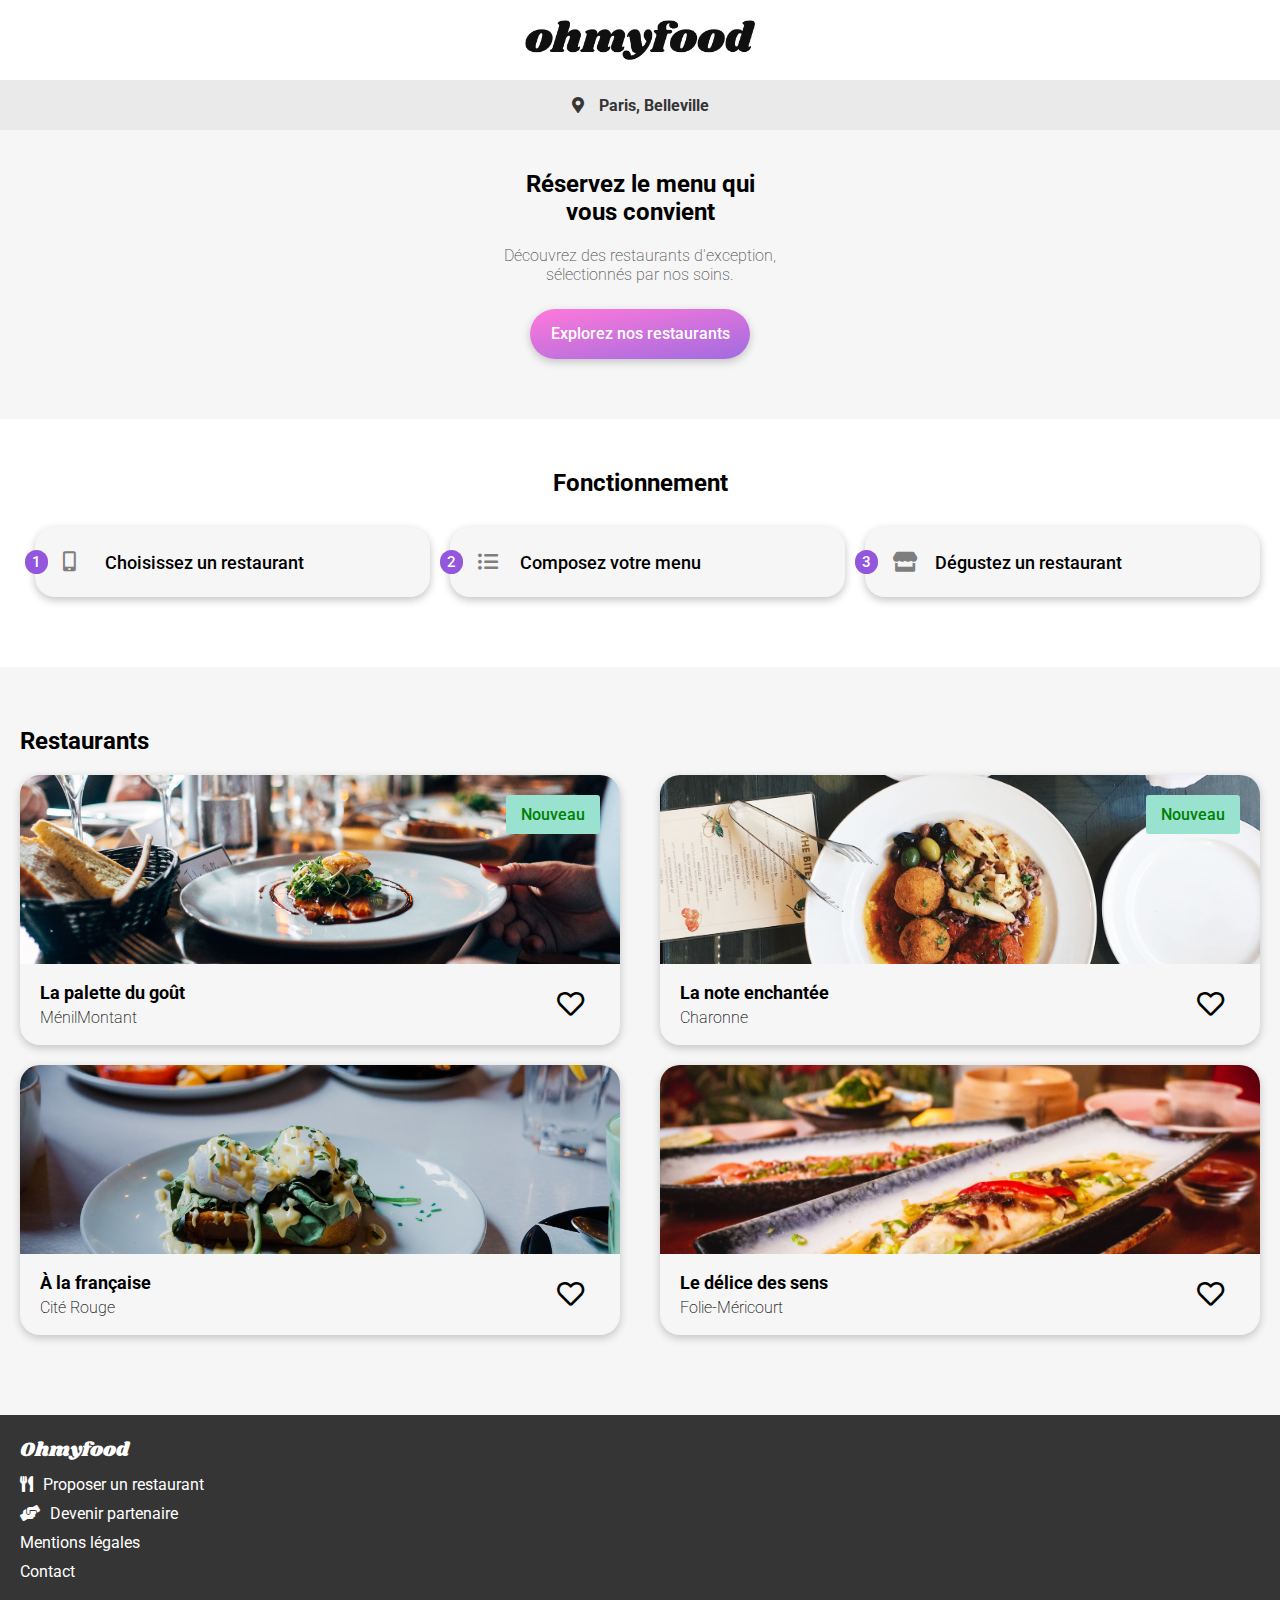
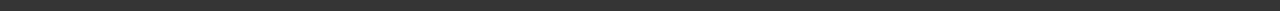
<file: index.html>
<!DOCTYPE html>
<html lang="fr">
<head>
    <meta charset="UTF-8">
    <meta http-equiv="X-UA-Compatible" content="IE=edge">
    <meta name="viewport" content="width=device-width, initial-scale=1.0">
    <title>Ohmyfood!</title>
    
    <!--****** Stylesheet ******-->
    <link rel="stylesheet" href="assets/css/style.css">
    <link rel="preconnect" href="https://fonts.googleapis.com">
    <link rel="preconnect" href="https://fonts.gstatic.com" crossorigin>
    <link href="https://fonts.googleapis.com/css2?family=Roboto:wght@200;300;400;500;700&family=Shrikhand&display=swap" rel="stylesheet">
    <link rel="stylesheet" href="https://cdnjs.cloudflare.com/ajax/libs/font-awesome/5.15.4/css/all.min.css" integrity="sha512-1ycn6IcaQQ40/MKBW2W4Rhis/DbILU74C1vSrLJxCq57o941Ym01SwNsOMqvEBFlcgUa6xLiPY/NS5R+E6ztJQ==" crossorigin="anonymous" referrerpolicy="no-referrer" />
    <link rel="icon" type="image/svg" href="assets/css/images/logo/ohmyfood@2x.svg">
</head>

<body>
    <!--****** Load spinner ******-->
    <div class="loading-page flex">
        <div class="la-ball-newton-cradle la-2x">
                <div></div>
                <div></div>
                <div></div>
                <div></div>
        </div>
    </div>

    <!--****** Header ******-->
    <header class="header_homepage">
        <img src="assets/css/images/logo/ohmyfood.png" alt="logo">
    </header>
    
    <!--****** Main ******-->
    <main>
        <!--****** Location bar ******-->
        <div class="location flex">
            <p><i class="fas fa-map-marker-alt"></i>Paris, Belleville</p>
        </div>
        <!--****** Presentation section ******-->
        <section class="presentation flex"> 
            <h1>Réservez le menu qui <br> vous convient</h1>
            <p>Découvrez des restaurants d'exception,<br> sélectionnés par nos soins.</p>
            <a href="#restaurants" class="btn-pink flex">Explorez nos restaurants</a>
        </section>
        <!--****** Functioning section ******-->
        <section class="functioning flex">
            <h2>Fonctionnement</h2>
            <div class="functioning_list flex">
                <a class="btn-fnct flex"><div class="circle flex">1</div><i class="fas fa-mobile-alt icon"></i><span>Choisissez un restaurant</span></a>
                <a class="btn-fnct flex"><div class="circle flex">2</div><i class="fas fa-list-ul icon"></i><span>Composez votre menu</span></a>
                <a class="btn-fnct flex"><div class="circle flex">3</div><i class="fas fa-store icon"></i><span>Dégustez un restaurant</span></a>
            </div>
        </section>
        <!--****** Restaurants section ******-->
        <section class="restaurants flex" id="restaurants">
            <h2>Restaurants</h2>
                <div class="restaurants_list">
                    <a href="la_palette_du_gout.html">
                        <figure>
                            <div class="new">Nouveau</div>
                            <img src="assets/css/images/restaurants/jay-wennington-N_Y88TWmGwA-unsplash.jpg" alt="">
                            <figcaption>
                                <div class="description flex">
                                <h3>La palette du goût</h3>
                                <p>MénilMontant</p>
                                </div>
                                <div class="iconFavorite flex"><i class="far fa-heart emptyHeart"><i class="fas fa-heart fullHeart"></i></i></div>
                            </figcaption>
                        </figure>
                    </a>
                    <a href="la_note_enchantee.html">
                        <figure>
                            <div class="new">Nouveau</div>
                            <img src="assets/css/images/restaurants/stil-u2Lp8tXIcjw-unsplash.jpg" alt="">
                            <figcaption>
                                <div class="description flex">
                                <h3>La note enchantée</h3>
                                <p>Charonne</p>
                                </div>
                                <div class="iconFavorite flex"><i class="far fa-heart emptyHeart"><i class="fas fa-heart fullHeart"></i></i></div>
                            </figcaption>
                        </figure>
                    </a>
                    <a href="a_la_francaise.html">
                        <figure>
                            <img src="assets/css/images/restaurants/toa-heftiba-DQKerTsQwi0-unsplash.jpg" alt="">
                            <figcaption>
                                <div class="description flex">
                                <h3>À la française</h3>
                                <p>Cité Rouge</p>
                                </div>
                                <div class="iconFavorite flex"><i class="far fa-heart emptyHeart"><i class="fas fa-heart fullHeart"></i></i></div>
                            </figcaption>
                        </figure>
                    </a>
                    <a href="le_delice_des_sens.html">
                        <figure>
                            <img src="assets/css/images/restaurants/louis-hansel-shotsoflouis-qNBGVyOCY8Q-unsplash.jpg" alt="">
                            <figcaption>
                                <div class="description flex">
                                <h3>Le délice des sens</h3>
                                <p>Folie-Méricourt</p>
                                </div>
                                <div class="iconFavorite flex"><i class="far fa-heart emptyHeart"><i class="fas fa-heart fullHeart"></i></i></div>
                            </figcaption>
                        </figure>
                    </a>
                </div>
        </section>
    </main>
    <!--****** Footer ******-->
    <footer>
        <div class="titleFooter">Ohmyfood</div>
        <ul>
            <li><i class="fas fa-utensils"></i><a href="#">Proposer un restaurant</a></li>
            <li><i class="fas fa-hands-helping"></i><a href="#">Devenir partenaire</a></li>
            <li><a href="#">Mentions légales</a></li>
            <li><a href="mailto:contact@ohmyfood.fr">Contact</a></li>
        </ul>
    </footer>
</body>
</html>
</file>
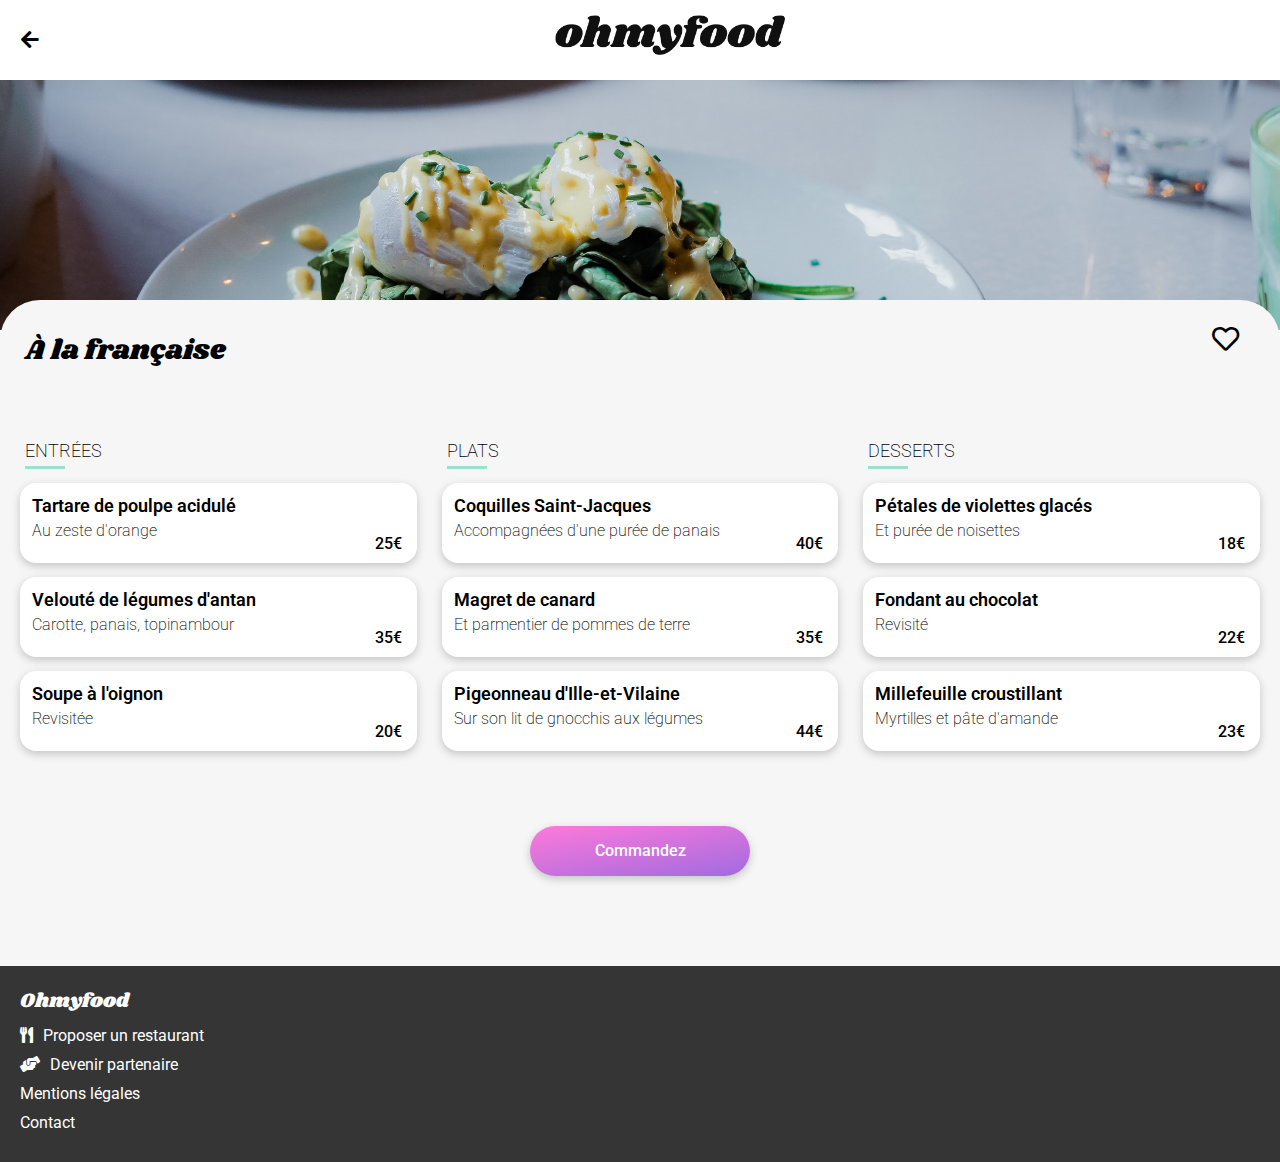
<file: a_la_francaise.html>
<!DOCTYPE html>
<html lang="fr">
<head>
    <meta charset="UTF-8">
    <meta http-equiv="X-UA-Compatible" content="IE=edge">
    <meta name="viewport" content="width=device-width, initial-scale=1.0">
    <title>Ohmyfood! - À la française</title>
    
    <!--****** Stylesheet ******-->
    <link rel="stylesheet" href="assets/css/style.css">
    <link rel="preconnect" href="https://fonts.googleapis.com">
    <link rel="preconnect" href="https://fonts.gstatic.com" crossorigin>
    <link href="https://fonts.googleapis.com/css2?family=Roboto:wght@200;300;400;500;700&family=Shrikhand&display=swap" rel="stylesheet">
    <link rel="stylesheet" href="https://cdnjs.cloudflare.com/ajax/libs/font-awesome/5.15.4/css/all.min.css" integrity="sha512-1ycn6IcaQQ40/MKBW2W4Rhis/DbILU74C1vSrLJxCq57o941Ym01SwNsOMqvEBFlcgUa6xLiPY/NS5R+E6ztJQ==" crossorigin="anonymous" referrerpolicy="no-referrer" />
    <link rel="icon" type="image/svg" href="assets/css/images/logo/ohmyfood@2x.svg">
</head>

<body>

    <!--****** Header ******-->
    <header class="header_menu">
        <a href="index.html"><i class="fas fa-arrow-left"></i></a>
        <div class="logo"><img src="assets/css/images/logo/ohmyfood.png" alt="logo"></div>
    </header>
    
    <!--****** Main ******-->
    <main>
        <div class="pictureRestaurant a_la_francaise"></div>
        <!--****** Menu section ******-->
        <section class="menu">
            <div class="nameRestaurant flex">
                <h2>À la française</h2>
                <div class="iconFavorite flex"><i class="far fa-heart emptyHeart"><i class="fas fa-heart fullHeart"></i></i></div>
            </div>
            <!--****** Submenu ******-->
            <div class="submenu-list">
                <article class="submenu">
                    <h3>Entrées</h3>
                    <div class="dishes flex">
                        <div class="dishes_text">
                            <p class="dish_name">Tartare de poulpe acidulé</p>
                            <p>Au zeste d'orange</p>
                        </div>
                        <div class="dishes_price">25€</div>
                        <div class="check__animation flex">
                            <div class="anim_icon"><i class="fas fa-check-circle"></i></div>
                        </div>
                    </div>
                    <div class="dishes flex">
                        <div class="dishes_text">
                            <p class="dish_name">Velouté de légumes d'antan</p>
                            <p>Carotte, panais, topinambour</p>
                        </div>
                        <div class="dishes_price">
                            <p>35€</p>
                        </div>
                        <div class="check__animation flex">
                            <div class="anim_icon"><i class="fas fa-check-circle"></i></div>
                        </div>
                    </div>
                    <div class="dishes flex">
                        <div class="dishes_text">
                            <p class="dish_name">Soupe à l'oignon</p>
                            <p>Revisitée</p>
                        </div>
                        <div class="dishes_price">
                            <p>20€</p>
                        </div>
                        <div class="check__animation flex">
                            <div class="anim_icon"><i class="fas fa-check-circle"></i></div>
                        </div>
                    </div>
                </article>
                <article class="submenu">
                    <h3>Plats</h3>
                    <div class="dishes flex">
                        <div class="dishes_text">
                            <p class="dish_name">Coquilles Saint-Jacques</p>
                            <p>Accompagnées d'une purée de panais</p>
                        </div>
                        <div class="dishes_price">
                            <p>40€</p>
                        </div>
                        <div class="check__animation flex">
                            <div class="anim_icon"><i class="fas fa-check-circle"></i></div>
                        </div>
                    </div>
                    <div class="dishes flex">
                        <div class="dishes_text">
                            <p class="dish_name">Magret de canard</p>
                            <p>Et parmentier de pommes de terre</p>
                        </div>
                        <div class="dishes_price">
                            <p>35€</p>
                        </div>
                        <div class="check__animation flex">
                            <div class="anim_icon"><i class="fas fa-check-circle"></i></div>
                        </div>
                    </div>
                    <div class="dishes flex">
                        <div class="dishes_text">
                            <p class="dish_name">Pigeonneau d'Ille-et-Vilaine</p>
                            <p>Sur son lit de gnocchis aux légumes</p>
                        </div>
                        <div class="dishes_price">
                            <p>44€</p>
                        </div>
                        <div class="check__animation flex">
                            <div class="anim_icon"><i class="fas fa-check-circle"></i></div>
                        </div>
                    </div>
                </article>
                <article class="submenu">
                    <h3>Desserts</h3>
                    <div class="dishes flex">
                        <div class="dishes_text">
                            <p class="dish_name">Pétales de violettes glacés</p>
                            <p>Et purée de noisettes</p>
                        </div>
                        <div class="dishes_price">
                            <p>18€</p>
                        </div>
                        <div class="check__animation flex">
                            <div class="anim_icon"><i class="fas fa-check-circle"></i></div>
                        </div>
                    </div>
                    <div class="dishes flex">
                        <div class="dishes_text">
                            <p class="dish_name">Fondant au chocolat</p>
                            <p>Revisité</p>
                        </div>
                        <div class="dishes_price">
                            <p>22€</p>
                        </div>
                        <div class="check__animation flex">
                            <div class="anim_icon"><i class="fas fa-check-circle"></i></div>
                        </div>
                    </div>
                    <div class="dishes flex">
                        <div class="dishes_text">
                            <p class="dish_name">Millefeuille croustillant</p>
                            <p>Myrtilles et pâte d'amande</p>
                        </div>
                        <div class="dishes_price">
                            <p>23€</p>
                        </div>
                        <div class="check__animation flex">
                            <div class="anim_icon"><i class="fas fa-check-circle"></i></div>
                        </div>
                    </div>
                </article>
            </div>
            <div class="btn-menu">
            <a class="btn-pink flex">Commandez</a>
            </div>
        </section>
    </main>
    <!--****** Footer ******-->
    <footer>
        <div class="titleFooter">Ohmyfood</div>
        <ul>
            <li><i class="fas fa-utensils"></i><a href="#">Proposer un restaurant</a></li>
            <li><i class="fas fa-hands-helping"></i><a href="#">Devenir partenaire</a></li>
            <li><a href="#">Mentions légales</a></li>
            <li><a href="mailto:contact@ohmyfood.fr">Contact</a></li>
        </ul>
    </footer>
</body>
</html>
</file>
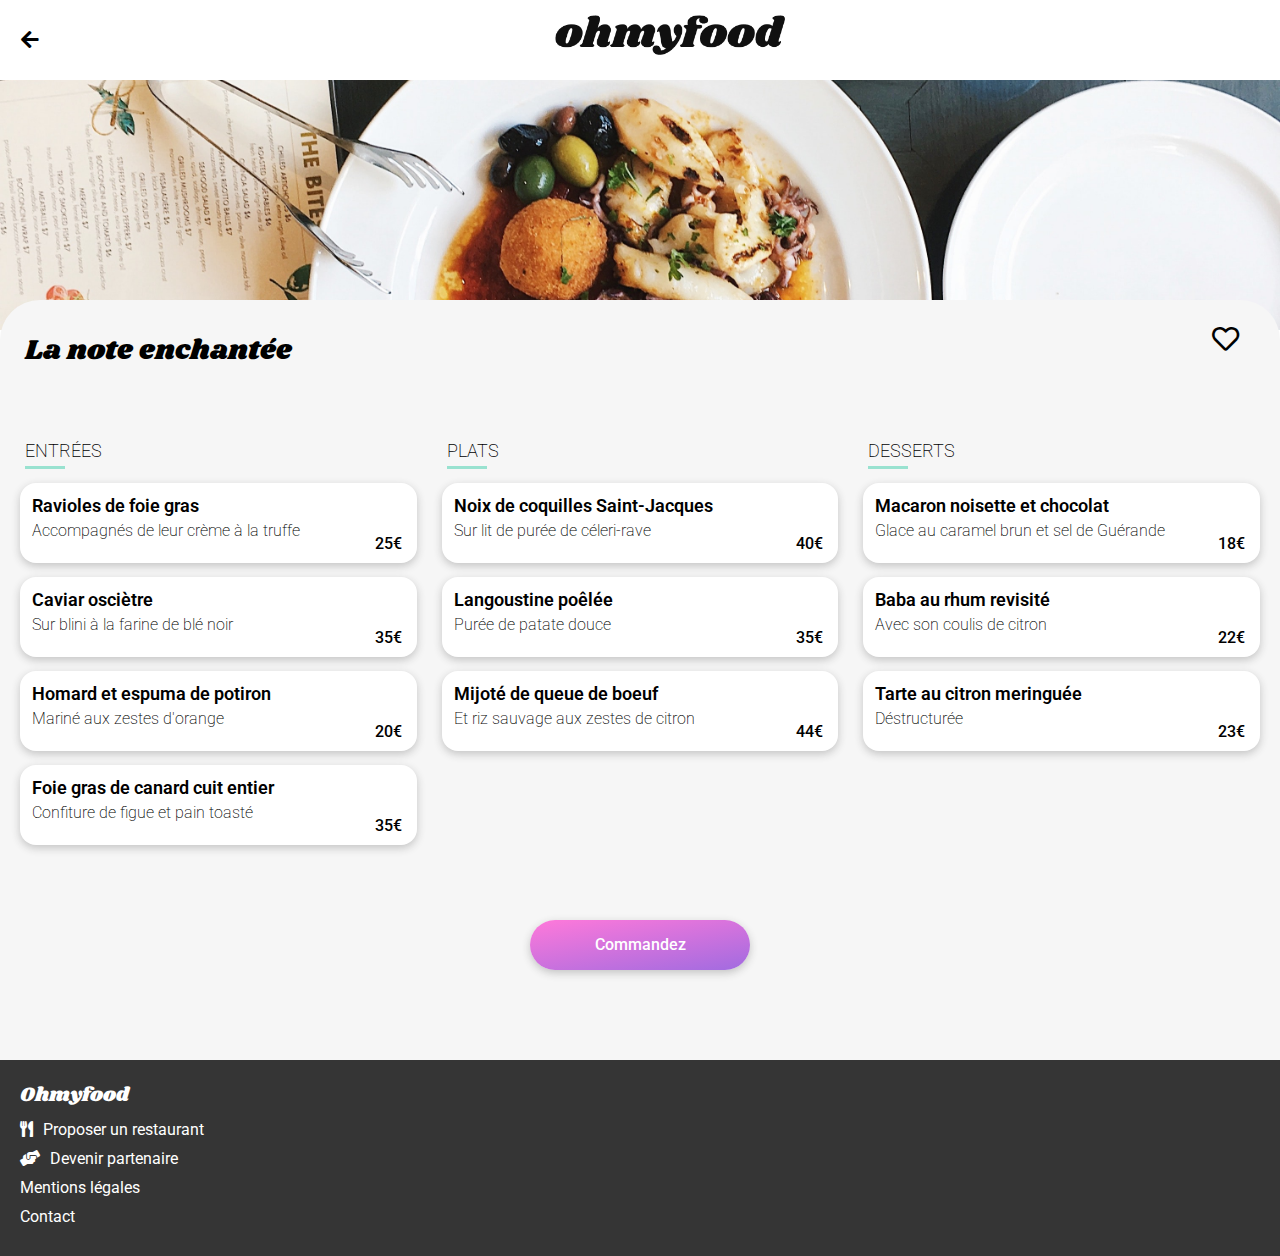
<file: la_note_enchantee.html>
<!DOCTYPE html>
<html lang="fr">
    <head>
        <meta charset="UTF-8">
        <meta http-equiv="X-UA-Compatible" content="IE=edge">
        <meta name="viewport" content="width=device-width, initial-scale=1.0">
        <title>Ohmyfood! - La note enchantée</title>
        
        <!--****** Stylesheet ******-->
        <link rel="stylesheet" href="assets/css/style.css">
        <link rel="preconnect" href="https://fonts.googleapis.com">
        <link rel="preconnect" href="https://fonts.gstatic.com" crossorigin>
        <link href="https://fonts.googleapis.com/css2?family=Roboto:wght@200;300;400;500;700&family=Shrikhand&display=swap" rel="stylesheet">
        <link rel="stylesheet" href="https://cdnjs.cloudflare.com/ajax/libs/font-awesome/5.15.4/css/all.min.css" integrity="sha512-1ycn6IcaQQ40/MKBW2W4Rhis/DbILU74C1vSrLJxCq57o941Ym01SwNsOMqvEBFlcgUa6xLiPY/NS5R+E6ztJQ==" crossorigin="anonymous" referrerpolicy="no-referrer" />
        <link rel="icon" type="image/svg" href="assets/css/images/logo/ohmyfood@2x.svg">
    </head>
<body>
    <!--****** Header ******-->
    <header class="header_menu">
        <a href="index.html"><i class="fas fa-arrow-left"></i></a>
        <div class="logo"><img src="assets/css/images/logo/ohmyfood.png" alt="logo"></div>
    </header>
    
    <!--****** Main ******-->
    <main>
        <div class="pictureRestaurant la_note_enchantee"></div>
        <!--****** Menu section ******-->
        <section class="menu">
            <div class="nameRestaurant flex">
                <h2>La note enchantée</h2>
                <div class="iconFavorite flex"><i class="far fa-heart emptyHeart"><i class="fas fa-heart fullHeart"></i></i></div>
            </div>
            <!--****** Submenu ******-->
            <div class="submenu-list">
                <article class="submenu">
                    <h3>Entrées</h3>
                    <div class="dishes flex">
                        <div class="dishes_text">
                            <p class="dish_name">Ravioles de foie gras</p>
                            <p>Accompagnés de leur crème à la truffe</p>
                        </div>
                        <div class="dishes_price">
                            <p>25€</p>
                        </div>
                        <div class="check__animation flex">
                            <div class="anim_icon"><i class="fas fa-check-circle"></i></div>
                        </div>
                    </div>
                    <div class="dishes flex">
                        <div class="dishes_text">
                            <p class="dish_name">Caviar osciètre</p>
                            <p>Sur blini à la farine de blé noir</p>
                        </div>
                        <div class="dishes_price">
                            <p>35€</p>
                        </div>
                        <div class="check__animation flex">
                            <div class="anim_icon"><i class="fas fa-check-circle"></i></div>
                        </div>
                    </div>
                    <div class="dishes flex">
                        <div class="dishes_text">
                            <p class="dish_name">Homard et espuma de potiron</p>
                            <p>Mariné aux zestes d'orange</p>
                        </div>
                        <div class="dishes_price">
                            <p>20€</p>
                        </div>
                        <div class="check__animation flex">
                            <div class="anim_icon"><i class="fas fa-check-circle"></i></div>
                        </div>
                    </div>
                    <div class="dishes flex">
                        <div class="dishes_text">
                            <p class="dish_name">Foie gras de canard cuit entier</p>
                            <p>Confiture de figue et pain toasté</p>
                        </div>
                        <div class="dishes_price">
                            <p>35€</p>
                        </div>
                        <div class="check__animation flex">
                            <div class="anim_icon"><i class="fas fa-check-circle"></i></div>
                        </div>
                    </div>
                </article>
                <article class="submenu">
                    <h3>Plats</h3>
                    <div class="dishes flex">
                        <div class="dishes_text">
                            <p class="dish_name">Noix de coquilles Saint-Jacques</p>
                            <p>Sur lit de purée de céleri-rave</p>
                        </div>
                        <div class="dishes_price">
                            <p>40€</p>
                        </div>
                        <div class="check__animation flex">
                            <div class="anim_icon"><i class="fas fa-check-circle"></i></div>
                        </div>
                    </div>
                    <div class="dishes flex">
                        <div class="dishes_text">
                            <p class="dish_name">Langoustine poêlée</p>
                            <p>Purée de patate douce</p>
                        </div>
                        <div class="dishes_price">
                            <p>35€</p>
                        </div>
                        <div class="check__animation flex">
                            <div class="anim_icon"><i class="fas fa-check-circle"></i></div>
                        </div>
                    </div>
                    <div class="dishes flex">
                        <div class="dishes_text">
                            <p class="dish_name">Mijoté de queue de boeuf</p>
                            <p>Et riz sauvage aux zestes de citron</p>
                        </div>
                        <div class="dishes_price">
                            <p>44€</p>
                        </div>
                        <div class="check__animation flex">
                            <div class="anim_icon"><i class="fas fa-check-circle"></i></div>
                        </div>
                    </div>
                </article>
                <article class="submenu">
                    <h3>Desserts</h3>
                    <div class="dishes flex">
                        <div class="dishes_text">
                            <p class="dish_name">Macaron noisette et chocolat</p>
                            <p>Glace au caramel brun et sel de Guérande</p>
                        </div>
                        <div class="dishes_price">
                            <p>18€</p>
                        </div>
                        <div class="check__animation flex">
                            <div class="anim_icon"><i class="fas fa-check-circle"></i></div>
                        </div>
                    </div>
                    <div class="dishes flex">
                        <div class="dishes_text">
                            <p class="dish_name">Baba au rhum revisité</p>
                            <p>Avec son coulis de citron</p>
                        </div>
                        <div class="dishes_price">
                            <p>22€</p>
                        </div>
                        <div class="check__animation flex">
                            <div class="anim_icon"><i class="fas fa-check-circle"></i></div>
                        </div>
                    </div>
                    <div class="dishes flex">
                        <div class="dishes_text">
                            <p class="dish_name">Tarte au citron meringuée</p>
                            <p>Déstructurée</p>
                        </div>
                        <div class="dishes_price">
                            <p>23€</p>
                        </div>
                        <div class="check__animation flex">
                            <div class="anim_icon"><i class="fas fa-check-circle"></i></div>
                        </div>
                    </div>
                </article>
            </div>
            <div class="btn-menu">
            <a class="btn-pink flex">Commandez</a>
            </div>
        </section>
    </main>
    <!--****** Footer ******-->
    <footer>
        <div class="titleFooter">Ohmyfood</div>
        <ul>
            <li><i class="fas fa-utensils"></i><a href="#">Proposer un restaurant</a></li>
            <li><i class="fas fa-hands-helping"></i><a href="#">Devenir partenaire</a></li>
            <li><a href="#">Mentions légales</a></li>
            <li><a href="mailto:contact@ohmyfood.fr">Contact</a></li>
        </ul>
    </footer>
</body>
</html>
</file>
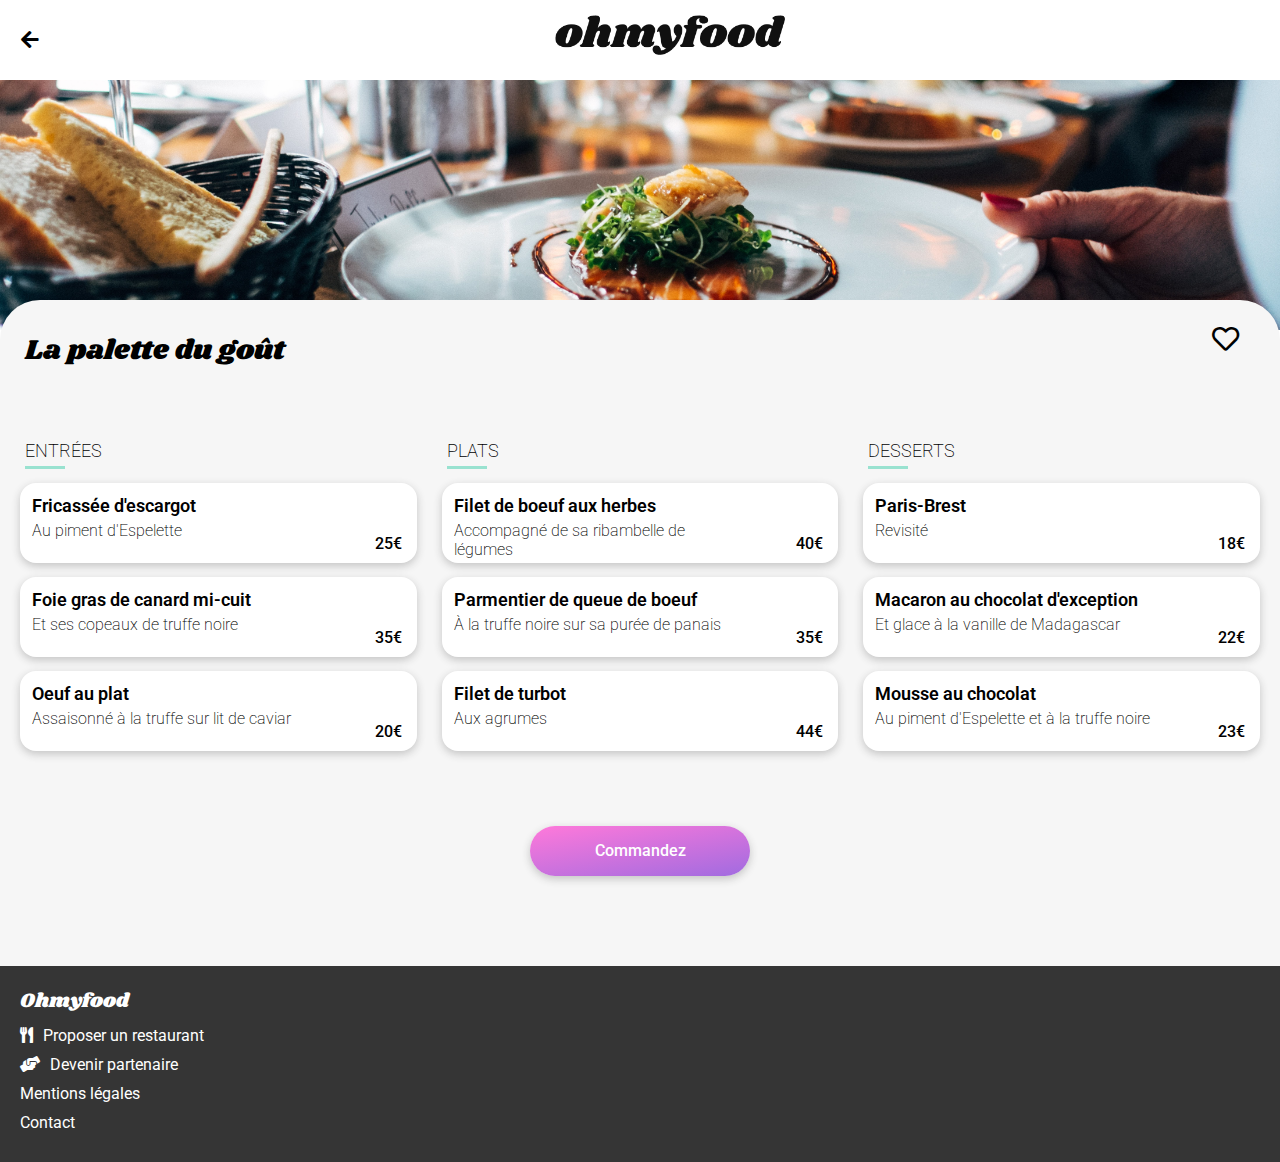
<file: la_palette_du_gout.html>
<!DOCTYPE html>
<html lang="fr">
    <head>
        <meta charset="UTF-8">
        <meta http-equiv="X-UA-Compatible" content="IE=edge">
        <meta name="viewport" content="width=device-width, initial-scale=1.0">
        <title>Ohmyfood! - La palette du goût</title>
        
        <!--****** Stylesheet ******-->
        <link rel="stylesheet" href="assets/css/style.css">
        <link rel="preconnect" href="https://fonts.googleapis.com">
        <link rel="preconnect" href="https://fonts.gstatic.com" crossorigin>
        <link href="https://fonts.googleapis.com/css2?family=Roboto:wght@200;300;400;500;700&family=Shrikhand&display=swap" rel="stylesheet">
        <link rel="stylesheet" href="https://cdnjs.cloudflare.com/ajax/libs/font-awesome/5.15.4/css/all.min.css" integrity="sha512-1ycn6IcaQQ40/MKBW2W4Rhis/DbILU74C1vSrLJxCq57o941Ym01SwNsOMqvEBFlcgUa6xLiPY/NS5R+E6ztJQ==" crossorigin="anonymous" referrerpolicy="no-referrer" />
        <link rel="icon" type="image/svg" href="assets/css/images/logo/ohmyfood@2x.svg">
    </head>
<body>
    <!--****** Header ******-->
    <header class="header_menu">
        <a href="index.html"><i class="fas fa-arrow-left"></i></a>
        <div class="logo"><img src="assets/css/images/logo/ohmyfood.png" alt="logo"></div>
    </header>
    
    <!--****** Main ******-->
    <main>
        <div class="pictureRestaurant la_palette_du_gout"></div>
        <!--****** Menu section ******-->
        <section class="menu">
            <div class="nameRestaurant flex">
                <h2>La palette du goût</h2>
                <div class="iconFavorite flex"><i class="far fa-heart emptyHeart"><i class="fas fa-heart fullHeart"></i></i></div>
            </div>
            <!--****** Submenu ******-->
            <div class="submenu-list">
                <article class="submenu">
                    <h3>Entrées</h3>
                    <div class="dishes flex">
                        <div class="dishes_text">
                            <p class="dish_name">Fricassée d'escargot</p>
                            <p>Au piment d'Espelette</p>
                        </div>
                        <div class="dishes_price">
                            <p>25€</p>
                        </div>
                        <div class="check__animation flex">
                            <div class="anim_icon"><i class="fas fa-check-circle"></i></div>
                        </div>
                    </div>
                    <div class="dishes flex">
                        <div class="dishes_text">
                            <p class="dish_name">Foie gras de canard mi-cuit</p>
                            <p>Et ses copeaux de truffe noire</p>
                        </div>
                        <div class="dishes_price">
                            <p>35€</p>
                        </div>
                        <div class="check__animation flex">
                            <div class="anim_icon"><i class="fas fa-check-circle"></i></div>
                        </div>
                    </div>
                    <div class="dishes flex">
                        <div class="dishes_text">
                            <p class="dish_name">Oeuf au plat</p>
                            <p>Assaisonné à la truffe sur lit de caviar</p>
                        </div>
                        <div class="dishes_price">
                            <p>20€</p>
                        </div>
                        <div class="check__animation flex">
                            <div class="anim_icon"><i class="fas fa-check-circle"></i></div>
                        </div>
                    </div>
                </article>
                <article class="submenu">
                    <h3>Plats</h3>
                    <div class="dishes flex">
                        <div class="dishes_text">
                            <p class="dish_name">Filet de boeuf aux herbes</p>
                            <p>Accompagné de sa ribambelle de légumes</p>
                        </div>
                        <div class="dishes_price">
                            <p>40€</p>
                        </div>
                        <div class="check__animation flex">
                            <div class="anim_icon"><i class="fas fa-check-circle"></i></div>
                        </div>
                    </div>
                    <div class="dishes flex">
                        <div class="dishes_text">
                            <p class="dish_name">Parmentier de queue de boeuf</p>
                            <p>À la truffe noire sur sa purée de panais</p>
                        </div>
                        <div class="dishes_price">
                            <p>35€</p>
                        </div>
                        <div class="check__animation flex">
                            <div class="anim_icon"><i class="fas fa-check-circle"></i></div>
                        </div>
                    </div>
                    <div class="dishes flex">
                        <div class="dishes_text">
                            <p class="dish_name">Filet de turbot</p>
                            <p>Aux agrumes</p>
                        </div>
                        <div class="dishes_price">
                            <p>44€</p>
                        </div>
                        <div class="check__animation flex">
                            <div class="anim_icon"><i class="fas fa-check-circle"></i></div>
                        </div>
                    </div>
                </article>
                <article class="submenu">
                    <h3>Desserts</h3>
                    <div class="dishes flex">
                        <div class="dishes_text">
                            <p class="dish_name">Paris-Brest</p>
                            <p>Revisité</p>
                        </div>
                        <div class="dishes_price">
                            <p>18€</p>
                        </div>
                        <div class="check__animation flex">
                            <div class="anim_icon"><i class="fas fa-check-circle"></i></div>
                        </div>
                    </div>
                    <div class="dishes flex">
                        <div class="dishes_text">
                            <p class="dish_name">Macaron au chocolat d'exception</p>
                            <p>Et glace à la vanille de Madagascar</p>
                        </div>
                        <div class="dishes_price">
                            <p>22€</p>
                        </div>
                        <div class="check__animation flex">
                            <div class="anim_icon"><i class="fas fa-check-circle"></i></div>
                        </div>
                    </div>
                    <div class="dishes flex">
                        <div class="dishes_text">
                            <p class="dish_name">Mousse au chocolat</p>
                            <p>Au piment d'Espelette et à la truffe noire</p>
                        </div>
                        <div class="dishes_price">
                            <p>23€</p>
                        </div>
                        <div class="check__animation flex">
                            <div class="anim_icon"><i class="fas fa-check-circle"></i></div>
                        </div>
                    </div>
                </article>
            </div>
            <div class="btn-menu">
            <a class="btn-pink flex">Commandez</a>
            </div>
        </section>
    </main>
    <!--****** Footer ******-->
    <footer>
        <div class="titleFooter">Ohmyfood</div>
        <ul>
            <li><i class="fas fa-utensils"></i><a href="#">Proposer un restaurant</a></li>
            <li><i class="fas fa-hands-helping"></i><a href="#">Devenir partenaire</a></li>
            <li><a href="#">Mentions légales</a></li>
            <li><a href="mailto:contact@ohmyfood.fr">Contact</a></li>
        </ul>
    </footer>
</body>
</html>
</file>
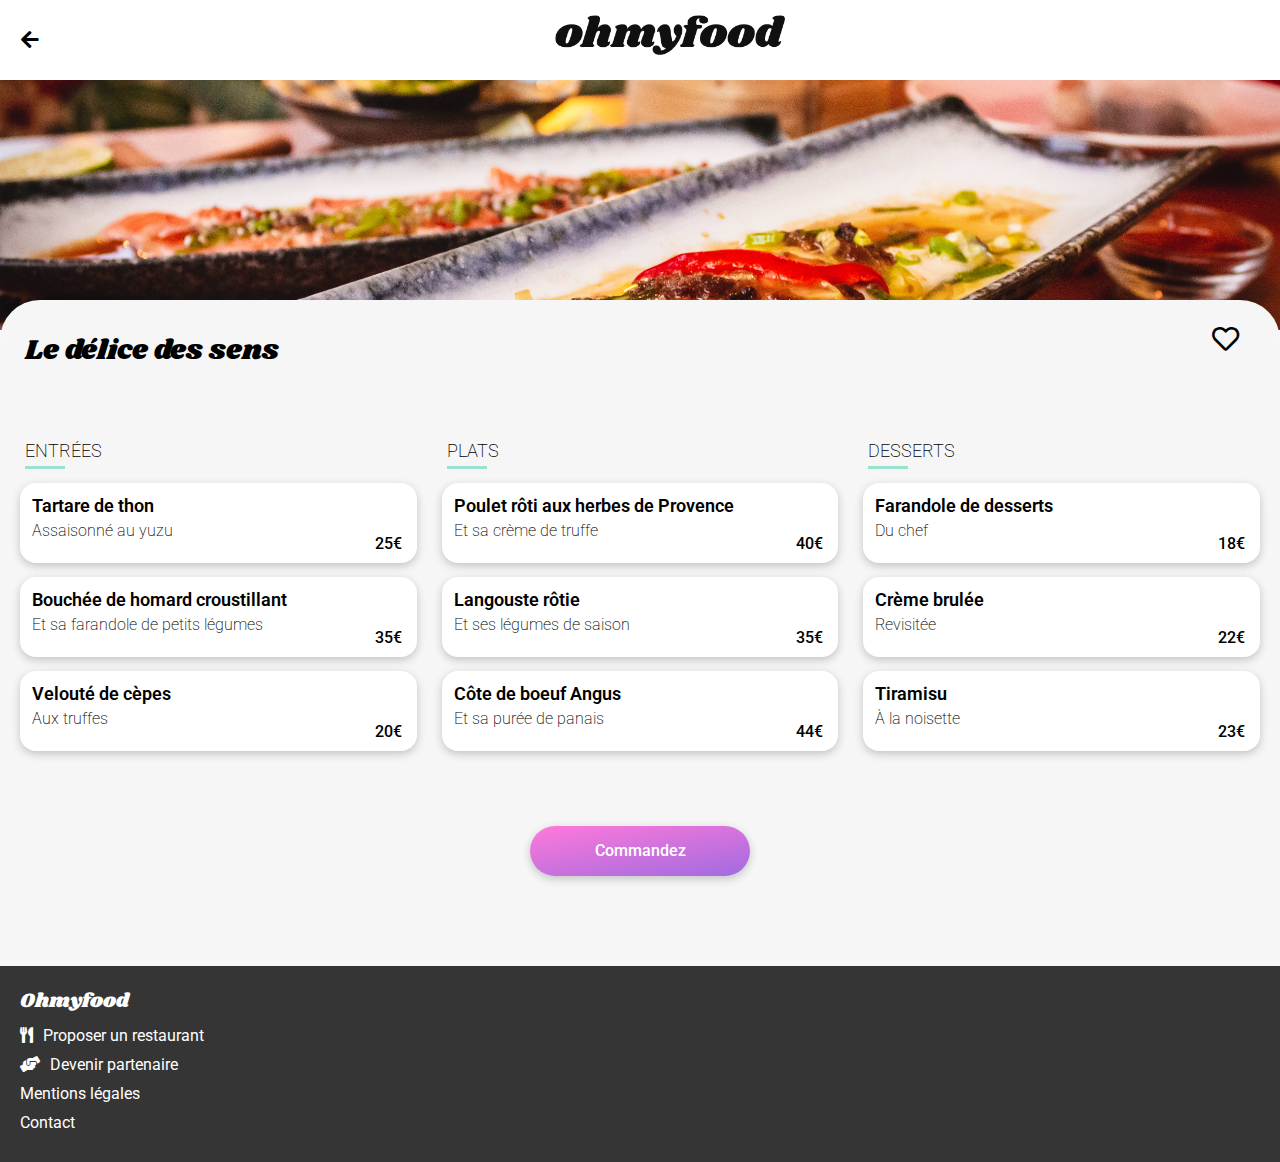
<file: le_delice_des_sens.html>
<!DOCTYPE html>
<html lang="fr">
    <head>
        <meta charset="UTF-8">
        <meta http-equiv="X-UA-Compatible" content="IE=edge">
        <meta name="viewport" content="width=device-width, initial-scale=1.0">
        <title>Ohmyfood! - Le délice des sens</title>
        
        <!--****** Stylesheet ******-->
        <link rel="stylesheet" href="assets/css/style.css">
        <link rel="preconnect" href="https://fonts.googleapis.com">
        <link rel="preconnect" href="https://fonts.gstatic.com" crossorigin>
        <link href="https://fonts.googleapis.com/css2?family=Roboto:wght@200;300;400;500;700&family=Shrikhand&display=swap" rel="stylesheet">
        <link rel="stylesheet" href="https://cdnjs.cloudflare.com/ajax/libs/font-awesome/5.15.4/css/all.min.css" integrity="sha512-1ycn6IcaQQ40/MKBW2W4Rhis/DbILU74C1vSrLJxCq57o941Ym01SwNsOMqvEBFlcgUa6xLiPY/NS5R+E6ztJQ==" crossorigin="anonymous" referrerpolicy="no-referrer" />
        <link rel="icon" type="image/svg" href="assets/css/images/logo/ohmyfood@2x.svg">
    </head>
<body>
    <!--****** Header ******-->
    <header class="header_menu">
        <a href="index.html"><i class="fas fa-arrow-left"></i></a>
        <div class="logo"><img src="assets/css/images/logo/ohmyfood.png" alt="logo"></div>
    </header>
    
    <!--****** Main ******-->
    <main>
        <div class="pictureRestaurant le_delice_des_sens"></div>
        <!--****** Menu section ******-->
        <section class="menu">
            <div class="nameRestaurant flex">
                <h2>Le délice des sens</h2>
                <div class="iconFavorite flex"><i class="far fa-heart emptyHeart"><i class="fas fa-heart fullHeart"></i></i></div>
            </div>
            <!--****** Submenu ******-->
            <div class="submenu-list">
                <article class="submenu">
                    <h3>Entrées</h3>
                    <div class="dishes flex">
                        <div class="dishes_text">
                            <p class="dish_name">Tartare de thon</p>
                            <p>Assaisonné au yuzu</p>
                        </div>
                        <div class="dishes_price">
                            <p>25€</p>
                        </div>
                        <div class="check__animation flex">
                            <div class="anim_icon"><i class="fas fa-check-circle"></i></div>
                        </div>
                    </div>
                    <div class="dishes flex">
                        <div class="dishes_text">
                            <p class="dish_name">Bouchée de homard croustillant</p>
                            <p>Et sa farandole de petits légumes</p>
                        </div>
                        <div class="dishes_price">
                            <p>35€</p>
                        </div>
                        <div class="check__animation flex">
                            <div class="anim_icon"><i class="fas fa-check-circle"></i></div>
                        </div>
                    </div>
                    <div class="dishes flex">
                        <div class="dishes_text">
                            <p class="dish_name">Velouté de cèpes</p>
                            <p>Aux truffes</p>
                        </div>
                        <div class="dishes_price">
                            <p>20€</p>
                        </div>
                        <div class="check__animation flex">
                            <div class="anim_icon"><i class="fas fa-check-circle"></i></div>
                        </div>
                    </div>
                </article>
                <article class="submenu">
                    <h3>Plats</h3>
                    <div class="dishes flex">
                        <div class="dishes_text">
                            <p class="dish_name">Poulet rôti aux herbes de Provence</p>
                            <p>Et sa crème de truffe</p>
                        </div>
                        <div class="dishes_price">
                            <p>40€</p>
                        </div>
                        <div class="check__animation flex">
                            <div class="anim_icon"><i class="fas fa-check-circle"></i></div>
                        </div>
                    </div>
                    <div class="dishes flex">
                        <div class="dishes_text">
                            <p class="dish_name">Langouste rôtie</p>
                            <p>Et ses légumes de saison</p>
                        </div>
                        <div class="dishes_price">
                            <p>35€</p>
                        </div>
                        <div class="check__animation flex">
                            <div class="anim_icon"><i class="fas fa-check-circle"></i></div>
                        </div>
                    </div>
                    <div class="dishes flex">
                        <div class="dishes_text">
                            <p class="dish_name">Côte de boeuf Angus</p>
                            <p>Et sa purée de panais</p>
                        </div>
                        <div class="dishes_price">
                            <p>44€</p>
                        </div>
                        <div class="check__animation flex">
                            <div class="anim_icon"><i class="fas fa-check-circle"></i></div>
                        </div>
                    </div>
                </article>
                <article class="submenu">
                    <h3>Desserts</h3>
                    <div class="dishes flex">
                        <div class="dishes_text">
                            <p class="dish_name">Farandole de desserts</p>
                            <p>Du chef</p>
                        </div>
                        <div class="dishes_price">
                            <p>18€</p>
                        </div>
                        <div class="check__animation flex">
                            <div class="anim_icon"><i class="fas fa-check-circle"></i></div>
                        </div>
                    </div>
                    <div class="dishes flex">
                        <div class="dishes_text">
                            <p class="dish_name">Crème brulée</p>
                            <p>Revisitée</p>
                        </div>
                        <div class="dishes_price">
                            <p>22€</p>
                        </div>
                        <div class="check__animation flex">
                            <div class="anim_icon"><i class="fas fa-check-circle"></i></div>
                        </div>
                    </div>
                    <div class="dishes flex">
                        <div class="dishes_text">
                            <p class="dish_name">Tiramisu</p>
                            <p>À la noisette</p>
                        </div>
                        <div class="dishes_price">
                            <p>23€</p>
                        </div>
                        <div class="check__animation flex">
                            <div class="anim_icon"><i class="fas fa-check-circle"></i></div>
                        </div>
                    </div>
                </article>
            </div>
            <div class="btn-menu">
            <a class="btn-pink flex">Commandez</a>
            </div>
        </section>
    </main>
    <!--****** Footer ******-->
    <footer>
        <div class="titleFooter">Ohmyfood</div>
        <ul>
            <li><i class="fas fa-utensils"></i><a href="#">Proposer un restaurant</a></li>
            <li><i class="fas fa-hands-helping"></i><a href="#">Devenir partenaire</a></li>
            <li><a href="#">Mentions légales</a></li>
            <li><a href="mailto:contact@ohmyfood.fr">Contact</a></li>
        </ul>
    </footer>
</body>
</html>
</file>
<file: assets/css/style.css>
h1, h2 {
  font-family: "Roboto", sans-serif;
  font-size: 24px;
  font-weight: 700;
}

.dish_name, h3 {
  font-family: "Roboto", sans-serif;
  font-size: 18px;
}

.dishes_text, .location:first-child, .btn-pink, p, ul {
  font-family: "Roboto", sans-serif;
  font-size: 16px;
}

.nameRestaurant h2 {
  font-family: "Shrikhand", cursive;
  font-size: 28px;
  font-weight: 500;
}

* {
  box-sizing: border-box;
  margin: 0;
}

body {
  font-family: "Roboto", sans-serif;
}

a, a:hover, a:active, a:focus {
  text-decoration: none;
  color: inherit;
}

.flex {
  display: flex;
}

.btn-pink {
  background: linear-gradient(170deg, #FF79DA, #a16be0);
  border-radius: 30px;
  height: 50px;
  line-height: 40px;
  color: #FFF;
  width: 220px;
  font-weight: 500;
  padding: 10px 20px;
  border: 0px;
  text-decoration: none;
  cursor: pointer;
  justify-content: center;
  align-self: center;
  align-items: center;
  margin: 25px 0 60px 0;
  box-shadow: 0 3px 8px #c3c3c3;
}
.btn-pink:hover {
  color: #FFF;
  background: linear-gradient(170deg, #ff93e1, #a16be0);
  box-shadow: 0 3px 8px #717171;
}

.btn-fnct {
  background: #F6F6F6;
  border-radius: 20px;
  height: 70px;
  align-items: center;
  width: 100%;
  box-shadow: 0 3px 8px #c3c3c3;
  font-size: 15px;
  font-weight: 500;
}
.btn-fnct:hover {
  background-color: #e4d5f6;
}
.btn-fnct:hover i {
  color: #9356DC;
}
@media screen and (min-width: 768px) {
  .btn-fnct {
    width: 50%;
    font-size: 18px;
  }
}

.loading-page {
  position: fixed;
  z-index: 3;
  transform: scale(0);
  background-color: #EAEAEA;
  animation: loading-background 3s 100ms backwards;
  opacity: 0.9;
}

.la-ball-newton-cradle,
.la-ball-newton-cradle > div {
  margin: auto;
  -webkit-box-sizing: border-box;
  -moz-box-sizing: border-box;
  box-sizing: border-box;
}

.la-ball-newton-cradle {
  display: block;
  font-size: 0;
  color: #fff;
}

.la-ball-newton-cradle > div {
  display: inline-block;
  float: none;
  background: linear-gradient(170deg, #FF79DA, #a16be0);
  border: 0 solid currentColor;
}

.la-ball-newton-cradle {
  width: 40px;
  height: 10px;
}

.la-ball-newton-cradle > div {
  width: 10px;
  height: 10px;
  border-radius: 100%;
}

.la-ball-newton-cradle > div:first-child {
  -webkit-transform: translateX(0%);
  -moz-transform: translateX(0%);
  -ms-transform: translateX(0%);
  -o-transform: translateX(0%);
  transform: translateX(0%);
  -webkit-animation: ball-newton-cradle-left 1s 0s ease-out infinite;
  -moz-animation: ball-newton-cradle-left 1s 0s ease-out infinite;
  -o-animation: ball-newton-cradle-left 1s 0s ease-out infinite;
  animation: ball-newton-cradle-left 1s 0s ease-out infinite;
}

.la-ball-newton-cradle > div:last-child {
  -webkit-transform: translateX(0%);
  -moz-transform: translateX(0%);
  -ms-transform: translateX(0%);
  -o-transform: translateX(0%);
  transform: translateX(0%);
  -webkit-animation: ball-newton-cradle-right 1s 0s ease-out infinite;
  -moz-animation: ball-newton-cradle-right 1s 0s ease-out infinite;
  -o-animation: ball-newton-cradle-right 1s 0s ease-out infinite;
  animation: ball-newton-cradle-right 1s 0s ease-out infinite;
}

.la-ball-newton-cradle.la-2x {
  width: 80px;
  height: 20px;
}

.la-ball-newton-cradle.la-2x > div {
  width: 20px;
  height: 20px;
}

/*
 * Animations
 */
@-webkit-keyframes ball-newton-cradle-left {
  25% {
    -webkit-transform: translateX(-100%);
    transform: translateX(-100%);
    -webkit-animation-timing-function: ease-in;
    animation-timing-function: ease-in;
  }
  50% {
    -webkit-transform: translateX(0%);
    transform: translateX(0%);
  }
}
@-moz-keyframes ball-newton-cradle-left {
  25% {
    -moz-transform: translateX(-100%);
    transform: translateX(-100%);
    -moz-animation-timing-function: ease-in;
    animation-timing-function: ease-in;
  }
  50% {
    -moz-transform: translateX(0%);
    transform: translateX(0%);
  }
}
@-o-keyframes ball-newton-cradle-left {
  25% {
    -o-transform: translateX(-100%);
    transform: translateX(-100%);
    -o-animation-timing-function: ease-in;
    animation-timing-function: ease-in;
  }
  50% {
    -o-transform: translateX(0%);
    transform: translateX(0%);
  }
}
@keyframes ball-newton-cradle-left {
  25% {
    -webkit-transform: translateX(-100%);
    -moz-transform: translateX(-100%);
    -o-transform: translateX(-100%);
    transform: translateX(-100%);
    -webkit-animation-timing-function: ease-in;
    -moz-animation-timing-function: ease-in;
    -o-animation-timing-function: ease-in;
    animation-timing-function: ease-in;
  }
  50% {
    -webkit-transform: translateX(0%);
    -moz-transform: translateX(0%);
    -o-transform: translateX(0%);
    transform: translateX(0%);
  }
}
@-webkit-keyframes ball-newton-cradle-right {
  50% {
    -webkit-transform: translateX(0%);
    transform: translateX(0%);
  }
  75% {
    -webkit-transform: translateX(100%);
    transform: translateX(100%);
    -webkit-animation-timing-function: ease-in;
    animation-timing-function: ease-in;
  }
  100% {
    -webkit-transform: translateX(0%);
    transform: translateX(0%);
  }
}
@-moz-keyframes ball-newton-cradle-right {
  50% {
    -moz-transform: translateX(0%);
    transform: translateX(0%);
  }
  75% {
    -moz-transform: translateX(100%);
    transform: translateX(100%);
    -moz-animation-timing-function: ease-in;
    animation-timing-function: ease-in;
  }
  100% {
    -moz-transform: translateX(0%);
    transform: translateX(0%);
  }
}
@-o-keyframes ball-newton-cradle-right {
  50% {
    -o-transform: translateX(0%);
    transform: translateX(0%);
  }
  75% {
    -o-transform: translateX(100%);
    transform: translateX(100%);
    -o-animation-timing-function: ease-in;
    animation-timing-function: ease-in;
  }
  100% {
    -o-transform: translateX(0%);
    transform: translateX(0%);
  }
}
@keyframes ball-newton-cradle-right {
  50% {
    -webkit-transform: translateX(0%);
    -moz-transform: translateX(0%);
    -o-transform: translateX(0%);
    transform: translateX(0%);
  }
  75% {
    -webkit-transform: translateX(100%);
    -moz-transform: translateX(100%);
    -o-transform: translateX(100%);
    transform: translateX(100%);
    -webkit-animation-timing-function: ease-in;
    -moz-animation-timing-function: ease-in;
    -o-animation-timing-function: ease-in;
    animation-timing-function: ease-in;
  }
  100% {
    -webkit-transform: translateX(0%);
    -moz-transform: translateX(0%);
    -o-transform: translateX(0%);
    transform: translateX(0%);
  }
}
@keyframes loading-background {
  0%, 100% {
    transform: scale(1);
    height: 100vh;
    width: 100vw;
  }
}
header {
  display: flex;
  height: 60px;
}
@media screen and (min-width: 768px) {
  header {
    height: 80px;
  }
}

.header_homepage {
  justify-content: center;
}
.header_homepage img {
  height: 50%;
  align-self: center;
}

.header_menu {
  justify-content: space-between;
}
.header_menu a {
  width: 60px;
  text-align: center;
  align-self: center;
}
.header_menu a i {
  margin: auto;
  font-size: 20px;
}

.logo {
  flex: 1;
  text-align: center;
}
.logo img {
  height: 50%;
  margin: 15px;
}

footer {
  background-color: #353535;
  color: #FFF;
  padding-bottom: 30px;
}
footer ul {
  list-style-type: none;
  display: flex;
  flex-direction: column;
  row-gap: 10px;
  margin-left: -20px;
}
footer i {
  font-size: 16px;
  margin-right: 10px;
}

.titleFooter {
  font-family: "Shrikhand", sans-serif;
  font-size: 20px;
  padding: 20px 0 10px 20px;
}

.location {
  height: 50px;
  background-color: #EAEAEA;
}
.location i {
  padding-right: 15px;
  color: #353535;
}
.location:first-child {
  justify-content: center;
  align-items: center;
  color: #353535;
  font-weight: 700;
}

.presentation {
  flex-direction: column;
  background-color: #F6F6F6;
}
.presentation h1 {
  margin-top: 40px;
  margin-bottom: auto;
  text-align: center;
}
.presentation p {
  text-align: center;
  font-weight: 200;
  color: #505050;
  margin-top: 20px;
}

a .btn-pink {
  justify-content: center;
}

.functioning {
  flex-direction: column;
  margin: 50px 20px 50px 35px;
}
.functioning h2 {
  margin-bottom: 30px;
  margin-left: -15px;
}
.functioning a {
  margin-bottom: 20px;
}
@media screen and (min-width: 768px) {
  .functioning {
    align-items: center;
  }
}

.functioning_list {
  flex-direction: column;
}
@media screen and (min-width: 768px) {
  .functioning_list {
    width: 100%;
    align-items: center;
  }
}
@media screen and (min-width: 1024px) {
  .functioning_list {
    flex-direction: row;
    gap: 20px;
  }
}

a .circle {
  color: #FFF;
  background-color: #9356DC;
  border-radius: 60px;
  padding: 3px 7px;
  font-size: 15px;
  margin-left: -10px;
  overflow: visible;
}

.icon {
  color: #7E7E7E;
  margin: 0 30px;
  font-size: 20px;
  width: 3%;
}
@media screen and (min-width: 1024px) {
  .icon {
    margin: 0 15px;
  }
}

.btn-fnct span {
  flex-grow: 2;
}
@media screen and (min-width: 1024px) {
  .btn-fnct span {
    margin-left: 15px;
  }
}

.restaurants {
  flex-direction: column;
  background-color: #F6F6F6;
  padding-bottom: 60px;
}
.restaurants h2 {
  margin: 60px 20px 20px;
}
@media screen and (min-width: 768px) {
  .restaurants a {
    width: 50%;
  }
}

@media screen and (min-width: 768px) {
  .restaurants_list {
    display: flex;
    flex-wrap: wrap;
    justify-content: space-between;
    -webkit-box-pack: justify;
    width: 100%;
  }
}

.restaurants figure {
  display: flex;
  flex-wrap: wrap;
  position: relative;
  margin: 0 20px 20px;
  height: 270px;
  border-radius: 20px;
  box-shadow: 0 3px 8px #c3c3c3;
}
.restaurants figure img {
  width: 100%;
  height: 70%;
  object-fit: cover;
  border-top-left-radius: 20px;
  border-top-right-radius: 20px;
}

.new {
  position: absolute;
  right: 20px;
  margin-top: 20px;
  padding: 10px 15px;
  background-color: #99E2D0;
  color: green;
  border-radius: 3px;
  font-weight: 500;
}

figcaption {
  display: flex;
  width: 100%;
  padding: 0px 20px;
  border-bottom-left-radius: 20px;
  border-bottom-right-radius: 20px;
}
figcaption h3 {
  margin-bottom: 5px;
}
figcaption p {
  margin-top: 0px;
  font-weight: 200;
}

.description {
  flex: 1;
  flex-direction: column;
}

.iconFavorite {
  font-size: 25px;
  width: 60px;
}
.iconFavorite .emptyHeart {
  font-size: 1.7rem;
  cursor: pointer;
  position: relative;
  transition: color 150ms 50ms ease;
}
.iconFavorite .emptyHeart:hover {
  color: transparent;
}
.iconFavorite .emptyHeart:hover > .fullHeart {
  transform: scale(1);
}
.iconFavorite .fullHeart {
  position: absolute;
  top: 0;
  left: 0;
  background: linear-gradient(170deg, #FF79DA, #9356DC);
  -webkit-background-clip: text;
  -webkit-text-fill-color: transparent;
  transform: scale(0);
  transition: transform 150ms 50ms ease-in-out;
}

.emptyHeart {
  margin: auto;
  bottom: 10px;
}

.menu {
  background-color: #F6F6F6;
  border-radius: 40px 40px 0 0;
  transform: translateY(-30px);
  padding-bottom: 30px;
  margin-bottom: -30px;
}
@media screen and (min-width: 1024px) {
  .menu {
    display: flex;
    flex-wrap: wrap;
    justify-content: space-between;
  }
}

.pictureRestaurant {
  height: 250px;
}
.pictureRestaurant.la_palette_du_gout {
  background: url("./images/restaurants/jay-wennington-N_Y88TWmGwA-unsplash.jpg") center/cover;
}
.pictureRestaurant.la_note_enchantee {
  background: url("./images/restaurants/stil-u2Lp8tXIcjw-unsplash.jpg") center/cover;
}
.pictureRestaurant.a_la_francaise {
  background: url("./images/restaurants/toa-heftiba-DQKerTsQwi0-unsplash.jpg") center/cover;
}
.pictureRestaurant.le_delice_des_sens {
  background: url("./images/restaurants/louis-hansel-shotsoflouis-qNBGVyOCY8Q-unsplash.jpg") center/cover;
}

.nameRestaurant {
  justify-content: space-between;
  margin: 0 25px;
  align-items: baseline;
  height: 100px;
  padding-top: 30px;
}
.nameRestaurant i {
  font-size: 25px;
}
@media screen and (min-width: 1024px) {
  .nameRestaurant {
    width: 100%;
  }
}

@media screen and (min-width: 1024px) {
  .submenu-list {
    display: flex;
    justify-content: space-between;
    width: 100%;
    margin: 0 20px;
  }
}

.submenu {
  margin: 0 20px;
  padding-top: 20px;
}
@media screen and (min-width: 1024px) {
  .submenu {
    margin: initial;
  }
}
.submenu h3 {
  text-transform: uppercase;
  font-weight: 200;
  margin: 20px 0 0 5px;
}
.submenu h3::after {
  content: "";
  display: block;
  background-color: #99E2D0;
  height: 3px;
  width: 40px;
  margin-top: 5px;
}
@media screen and (min-width: 1024px) {
  .submenu {
    width: 32%;
  }
}

.dishes {
  border-radius: 20px;
  background-color: #FFF;
  padding: 0;
  position: relative;
  justify-content: space-between;
  margin-top: 14px;
  border-radius: 1rem;
  overflow: hidden;
  box-shadow: 0 3px 8px #c3c3c3;
}
@media screen and (min-width: 1024px) {
  .dishes {
    height: 80px;
  }
}
.dishes .check__animation {
  background-color: #99E2D0;
  width: 70px;
  transform-origin: right;
  transform: scaleX(0);
  transition: transform 300ms 100ms linear;
}
@media screen and (min-width: 1024px) {
  .dishes .check__animation {
    position: absolute;
    right: 0;
    height: 80px;
  }
}
.dishes .check__animation .anim_icon {
  color: #FFF;
  font-size: 1.6rem;
  margin: auto;
  transform: rotate(0deg);
  transition: transform 300ms 100ms linear;
}
.dishes:hover {
  cursor: pointer;
}
.dishes:hover .dishes_text {
  width: 60%;
}
.dishes:hover .dishes_text .dish_name, .dishes:hover .dishes_text p {
  overflow: hidden;
  white-space: nowrap;
  text-overflow: ellipsis;
}
.dishes:hover .check__animation {
  transform: scaleX(1);
}
.dishes:hover .anim_icon {
  transform: rotate(360deg);
}
.dishes:hover .dishes_price {
  transform: translateX(-70px);
}
@keyframes menu-load {
  0% {
    transform: translateY(20px);
  }
  75% {
    opacity: 0.5;
  }
  100% {
    transform: translate(0);
    opacity: 1;
  }
}
.dishes:nth-of-type(1) {
  animation: menu-load 800ms 250ms forwards;
}
.dishes:nth-of-type(2) {
  animation: menu-load 800ms 500ms forwards;
}
.dishes:nth-of-type(3) {
  animation: menu-load 800ms 750ms forwards;
}
.dishes:nth-of-type(4) {
  animation: menu-load 800ms 1000ms forwards;
}

.dishes_text {
  width: 80%;
  justify-content: space-between;
  font-weight: 200;
  padding: 12px 12px;
  transition: width 300ms 100ms linear;
}

.dish_name {
  font-weight: 600;
  margin-bottom: 5px;
}

.dishes_price {
  align-self: flex-end;
  text-align: center;
  font-weight: 500;
  position: absolute;
  right: 15px;
  bottom: 10px;
  transition: transform 300ms 100ms linear;
}

.menu .btn-menu {
  margin-top: 50px;
  text-align: -webkit-center;
  text-align: -moz-center;
}
@media screen and (min-width: 1024px) {
  .menu .btn-menu {
    width: 100%;
  }
}

/*# sourceMappingURL=style.css.map */
</file>
